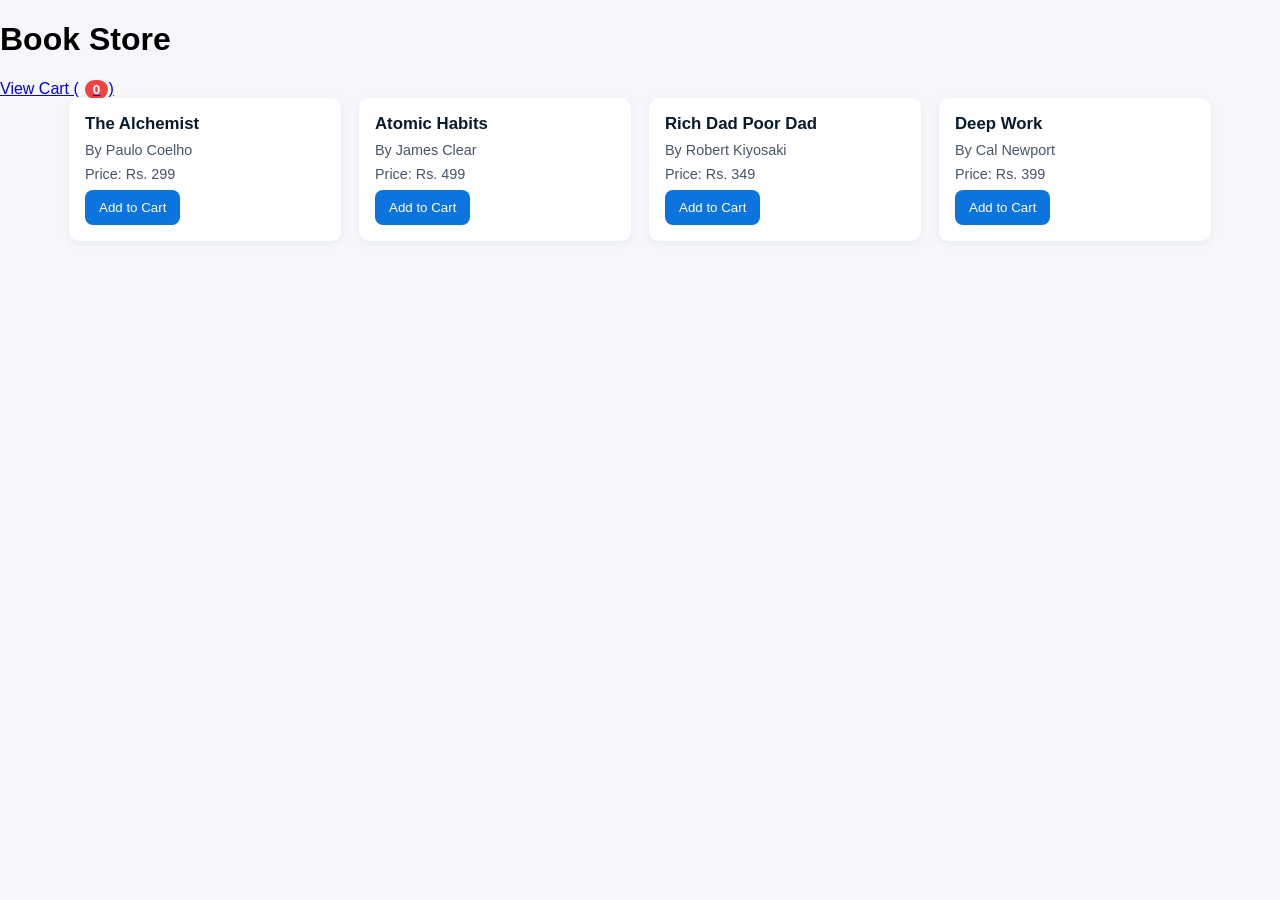
<file: week 4/index.html>
<!DOCTYPE html>
<html lang="en">
<head>
    <meta charset="UTF-8">
    <title>Book Store</title>
    <link rel="stylesheet" href="styles.css">
</head>
<body>
    <main>
    <h1>Book Store</h1>
    <a href="cart.html">View Cart (<span id="cart-count">0</span>)</a>

    <div id="books">
        <div class="book">
        <h3>The Alchemist</h3>
        <p>By Paulo Coelho</p>
        <p>Price: Rs. 299</p>
        <button onclick="addToCart('The Alchemist', 299)">Add to Cart</button>
    </div>

    <div class="book">
        <h3>Atomic Habits</h3>
        
        <p>By James Clear</p>
        <p>Price: Rs. 499</p>
        <button onclick="addToCart('Atomic Habits', 499)">Add to Cart</button>
    </div>

    <div class="book">
        <h3>Rich Dad Poor Dad</h3>
        <p>By Robert Kiyosaki</p>
        <p>Price: Rs. 349</p>
        <button onclick="addToCart('Rich Dad Poor Dad', 349)">Add to Cart</button>
    </div>

    <div class="book">
        <h3>Deep Work</h3>
        <p>By Cal Newport</p>
        <p>Price: Rs. 399</p>
        <button onclick="addToCart('Deep Work', 399)">Add to Cart</button>
    </div>
    </div>
    </main>

    <script src="script.js"></script>
</body>
</html>
</file>
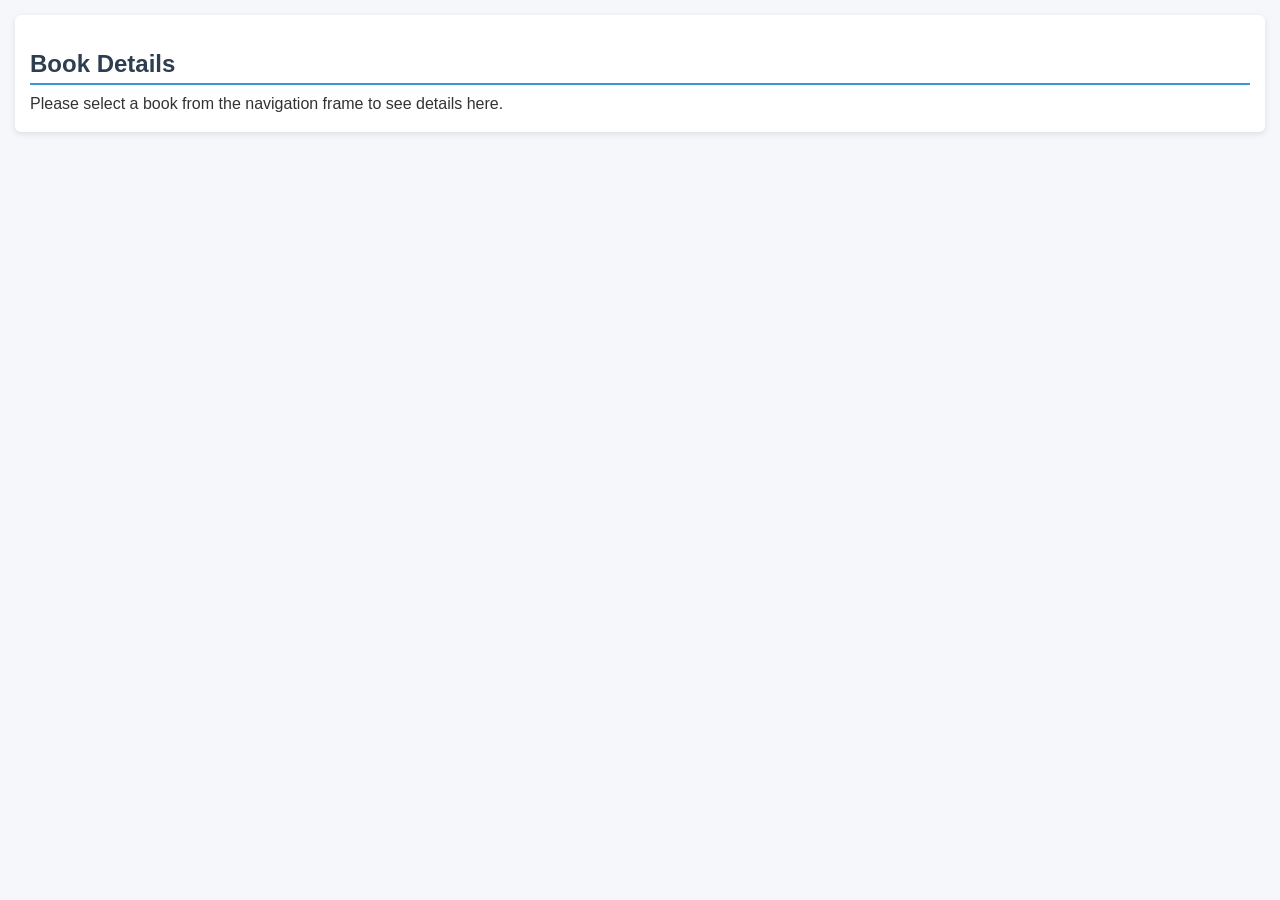
<file: week 3/content.html>
<!DOCTYPE html>
<html lang="en">
<head>
    <meta charset="UTF-8">
    <title>Book Details - Week 3</title>
    <link rel="stylesheet" href="content.css">
</head>
<body>
    <section class="details">
        <h2>Book Details</h2>
        <div id="bookDetails">
            <p>Please select a book from the navigation frame to see details here.</p>
        </div>
    </section>
</body>
</html>
</file>
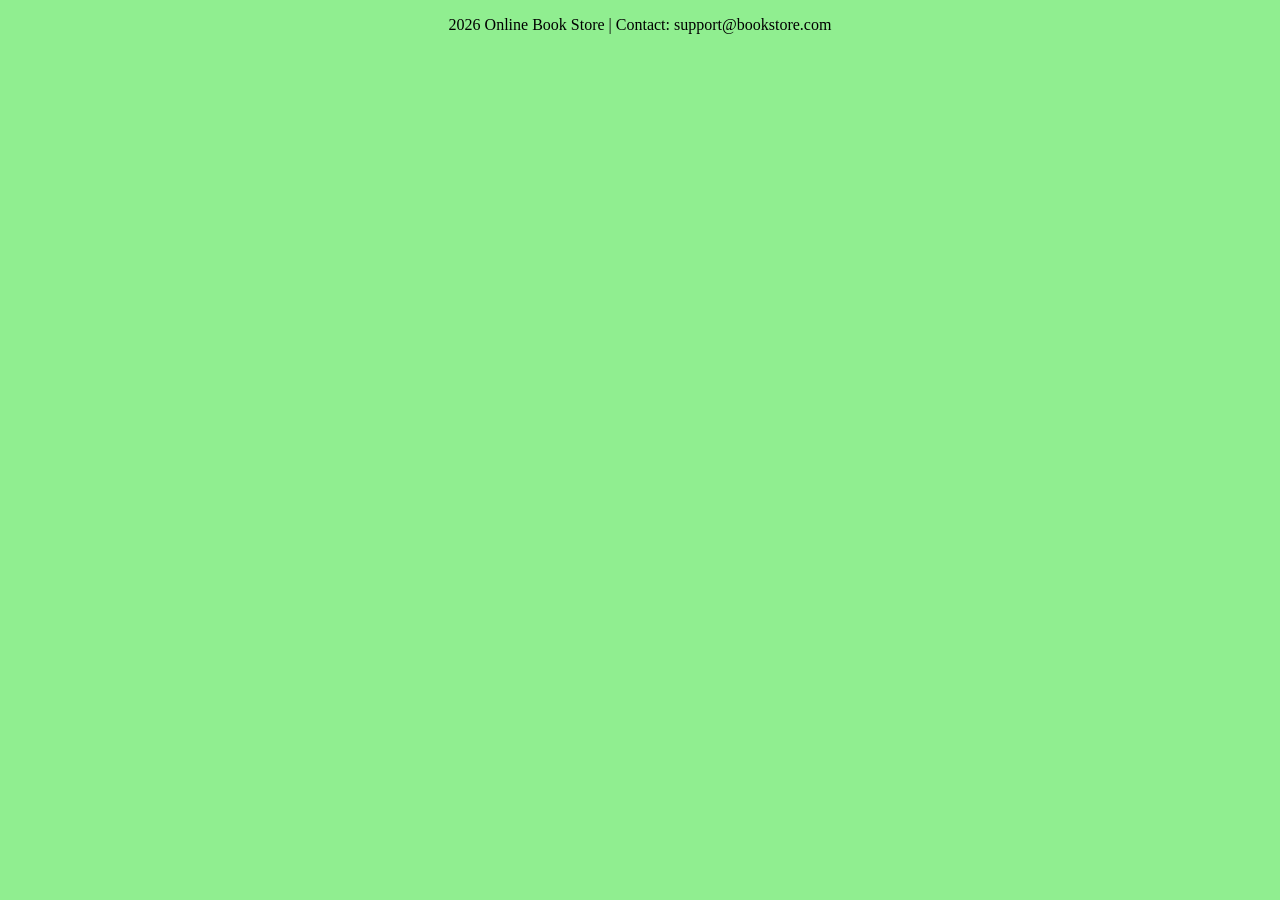
<file: week 3/footer.html>
<!DOCTYPE html>
<html lang="en">
<head>
    <meta charset="UTF-8">
    <title>Footer - Week 3</title>
</head>
<body bgcolor="90EE90" align="center">
    <p>2026 Online Book Store | Contact: support@bookstore.com</p>
</body>
</html>
</file>
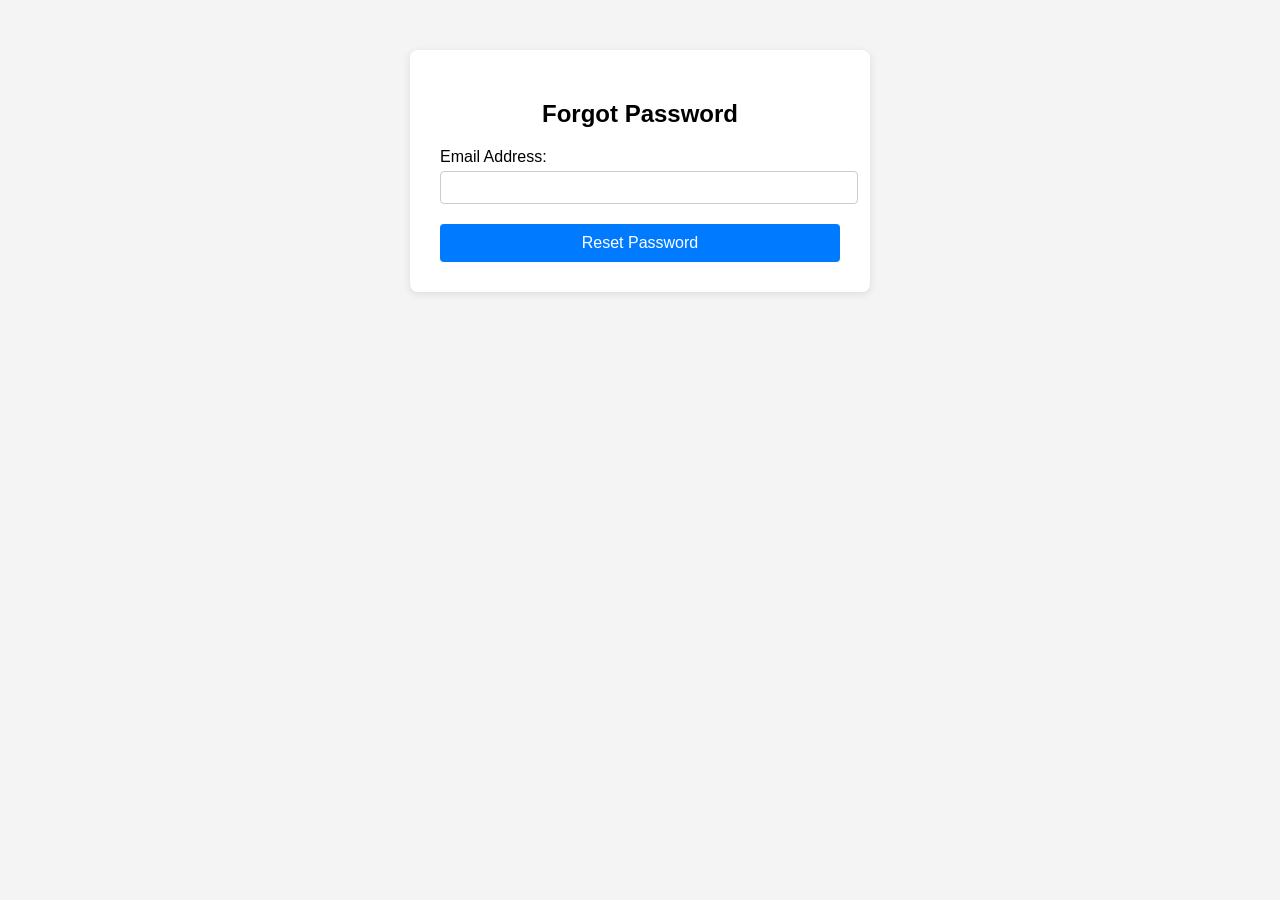
<file: week 3/forgotpassword.html>
<!DOCTYPE html>
<html lang="en">
<head>
    <meta charset="UTF-8">
    <meta name="viewport" content="width=device-width, initial-scale=1.0">
    <title>Forgot Password - Online Bookstore</title>
    <link rel="stylesheet" href="forgotpassword.css">
</head>
<body>
    <div class="container">
        <h2>Forgot Password</h2>
        <form id="forgotPasswordForm" autocomplete="off">
            <label for="email">Email Address:</label>
            <input type="email" id="email" name="email" required>
            <div id="fpErrorMsg" class="error" style="display:none;"></div>
            <button type="submit">Reset Password</button>
        </form>
    </div>
    <script src="forgotpassword.js"></script>
</body>
</html>
</file>
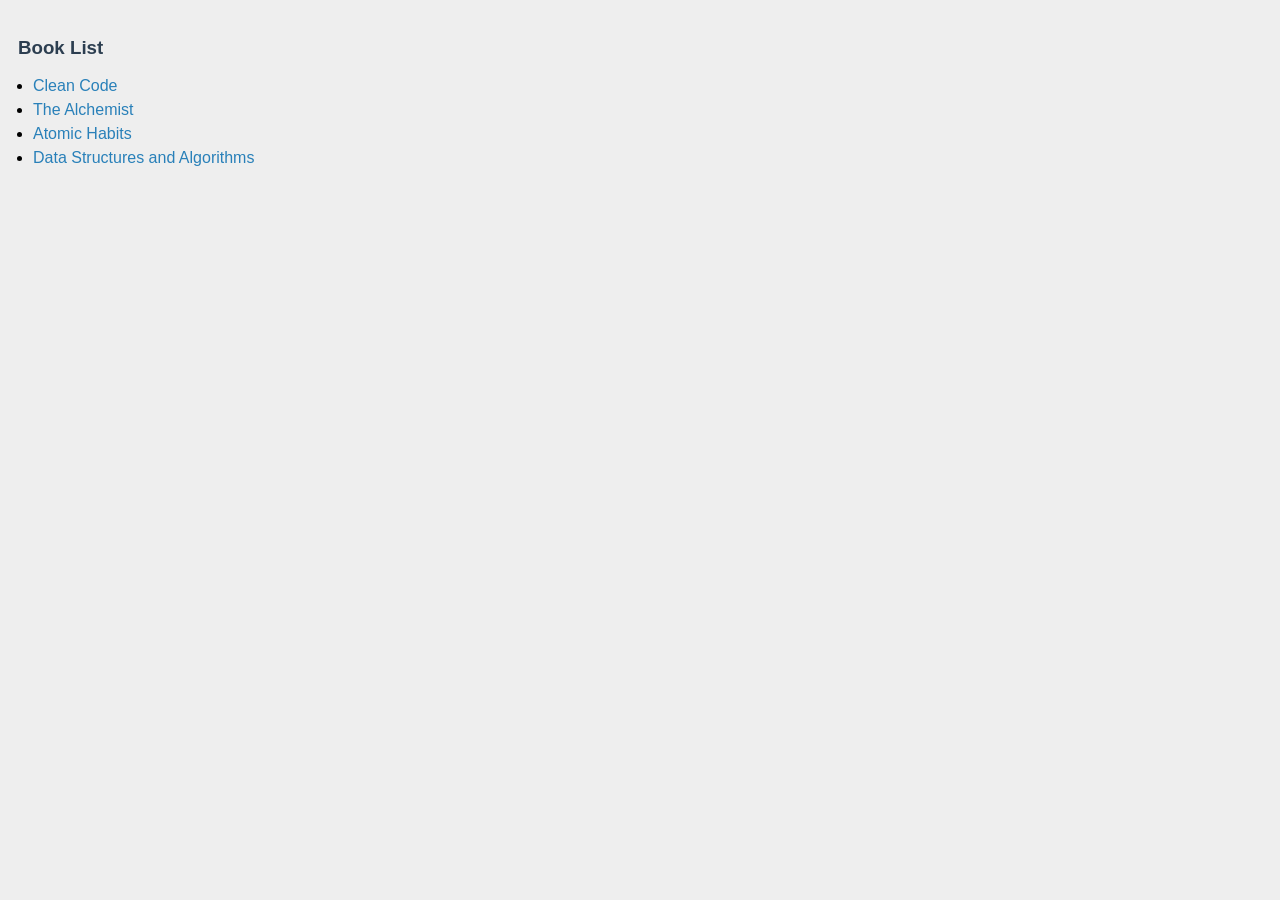
<file: week 3/navigation.html>
<!DOCTYPE html>
<html lang="en">
<head>
    <meta charset="UTF-8">
    <title>Navigation - Week 3</title>
    <link rel="stylesheet" href="navigation.css">
</head>
<body>
    <h3>Book List</h3>
    <ul>
        <li><a href="#" data-book-id="clean-code">Clean Code</a></li>
        <li><a href="#" data-book-id="alchemist">The Alchemist</a></li>
        <li><a href="#" data-book-id="atomic-habits">Atomic Habits</a></li>
        <li><a href="#" data-book-id="ds-algo">Data Structures and Algorithms</a></li>
    </ul>
    <script src="week3.js"></script>
</body>
</html>
</file>
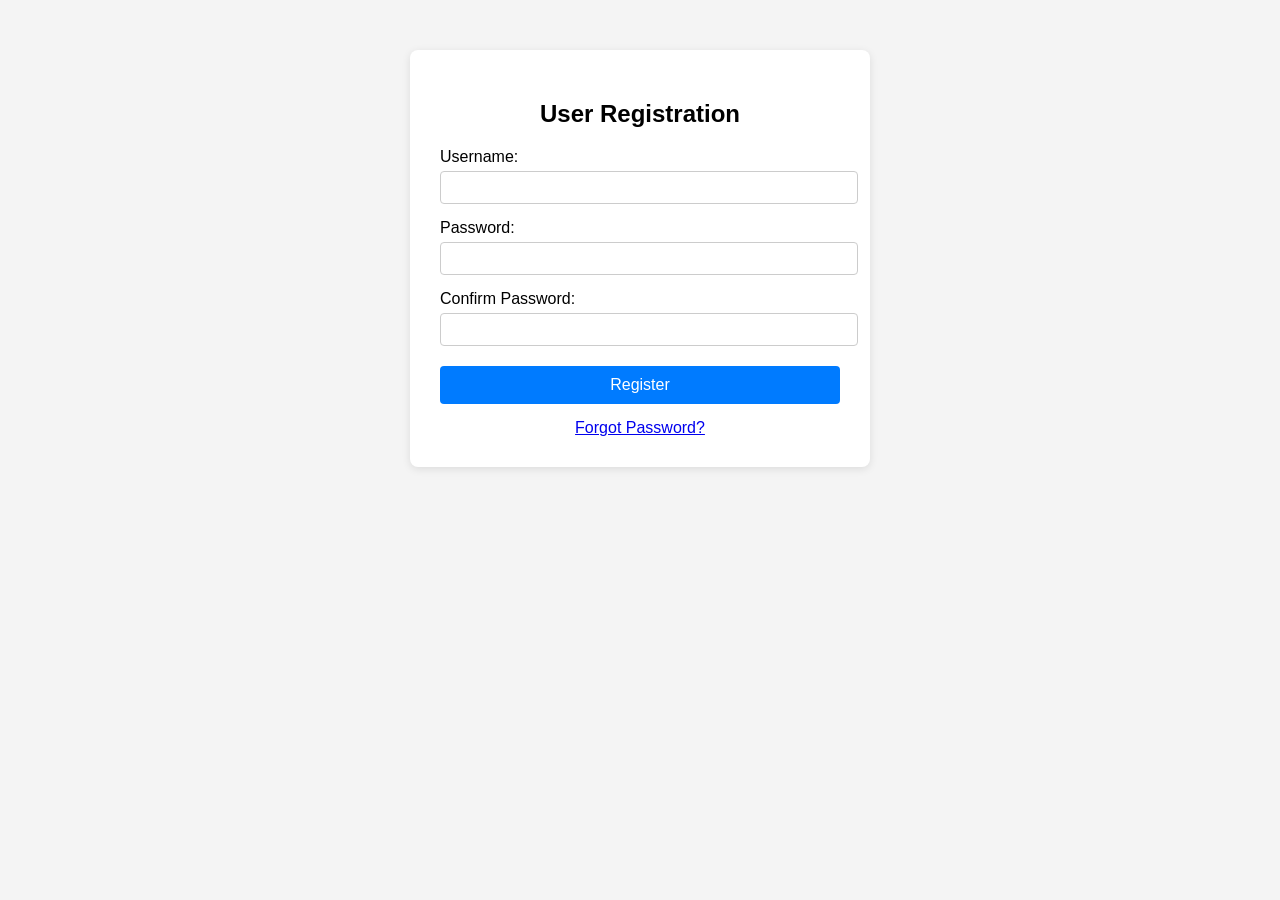
<file: week 3/registration.html>
<!DOCTYPE html>
<html lang="en">
<head>
    <meta charset="UTF-8">
    <meta name="viewport" content="width=device-width, initial-scale=1.0">
    <title>User Registration - Online Bookstore</title>
    <link rel="stylesheet" href="registration.css">
</head>
<body>
    <div class="container">
        <h2>User Registration</h2>
        <form id="registrationForm" autocomplete="off">
            <label for="username">Username:</label>
            <input type="text" id="username" name="username" required>

            <label for="password">Password:</label>
            <input type="password" id="password" name="password" required>

            <label for="confirmPassword">Confirm Password:</label>
            <input type="password" id="confirmPassword" name="confirmPassword" required>

            <div id="errorMsg" class="error" style="display:none;"></div>
            <button type="submit">Register</button>
            <div style="text-align:center; margin-top:15px;">
                <a href="forgotpassword.html">Forgot Password?</a>
            </div>
        </form>
    </div>
    <script src="registration.js"></script>
</body>
</html>
</file>
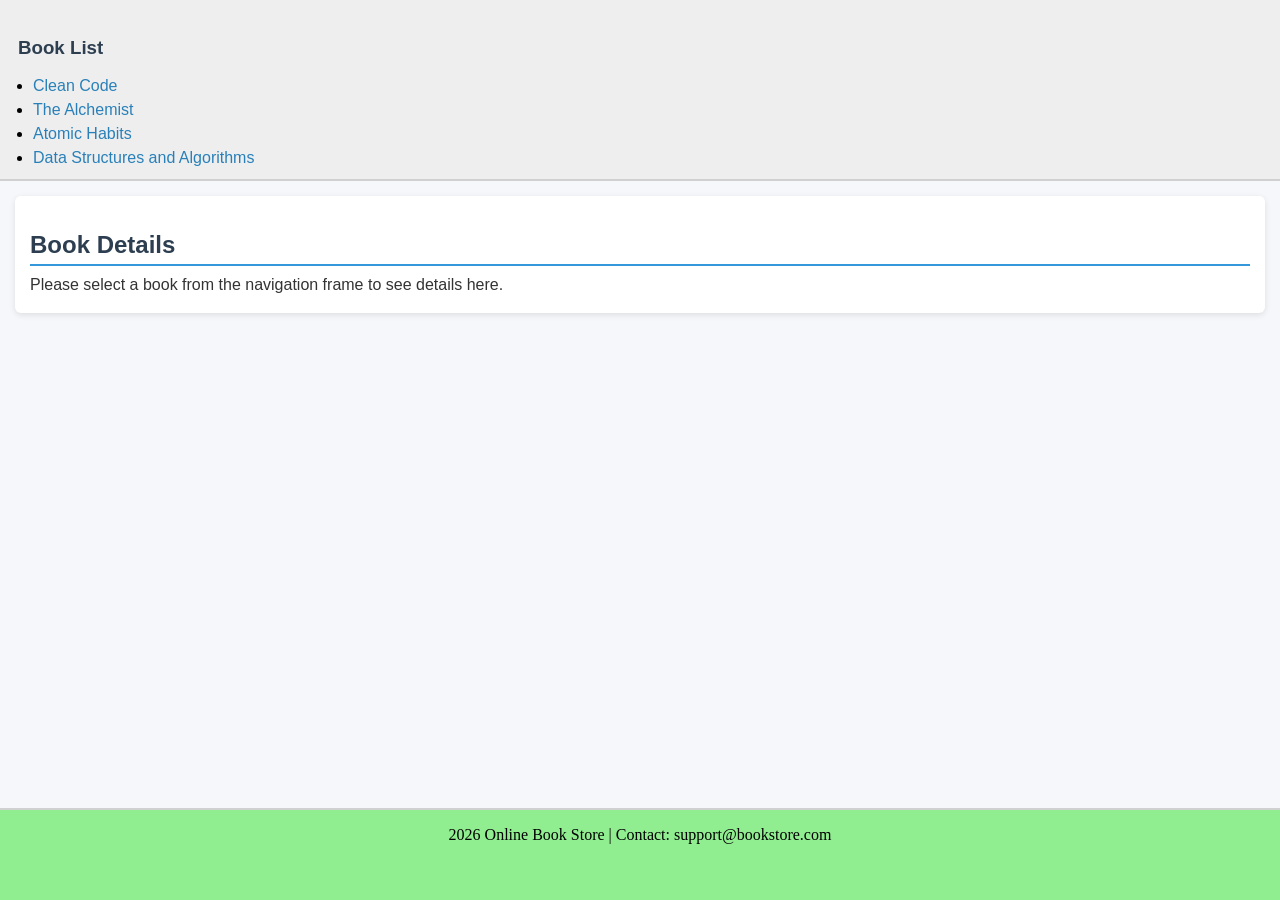
<file: week 3/week3.html>
<!DOCTYPE html>
<html>
    <head>
        <title>Online Book Store - Week 3</title>
    </head>
    <frameset rows="20%,70%,10%" border="2">
        <frame src="navigation.html" name="navFrame">
        <frame src="content.html" name="contentFrame">
        <frame src="footer.html" name="footerFrame">
    </frameset>
</html>
</file>
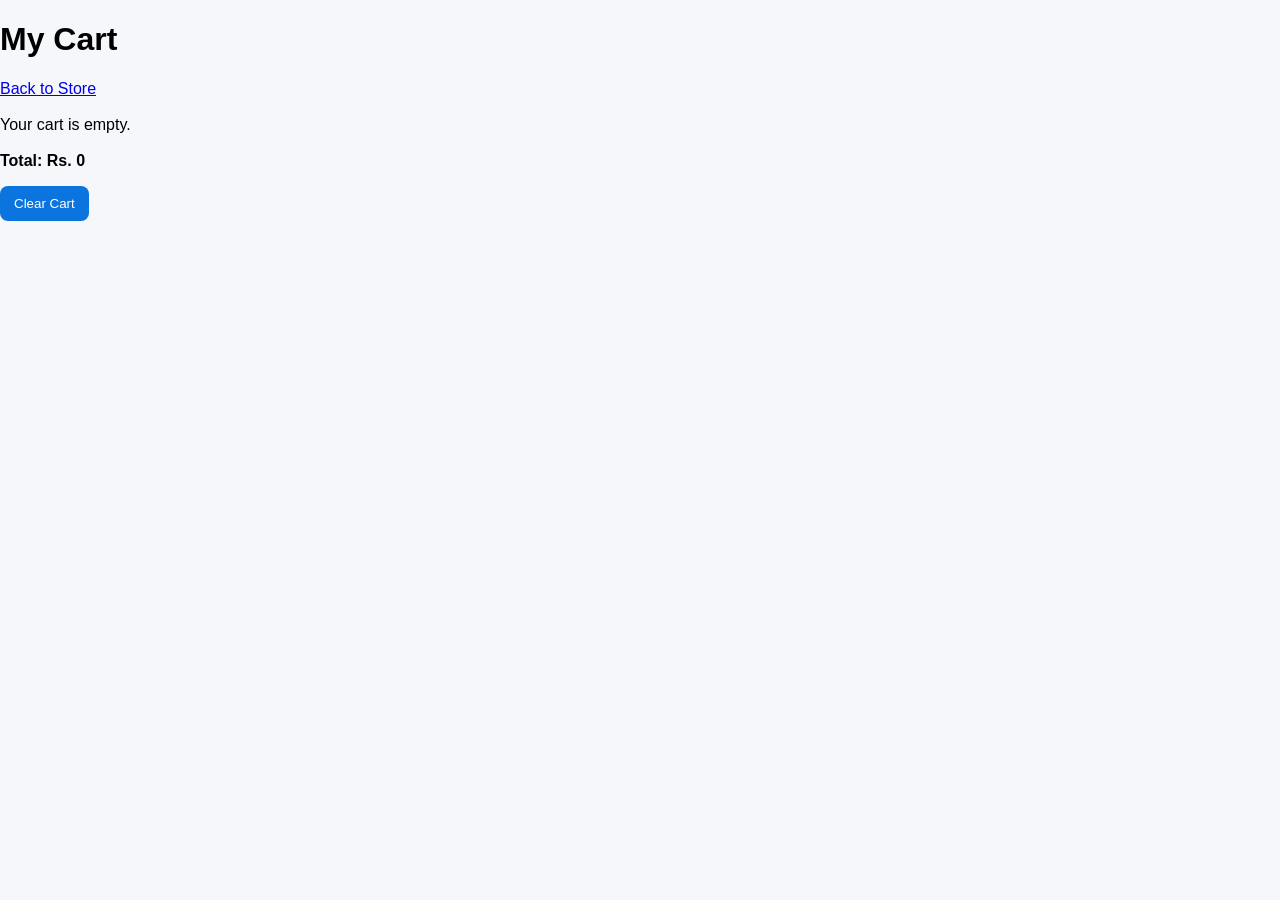
<file: week 4/cart.html>
<!DOCTYPE html>
<html lang="en">
<head>
    <meta charset="UTF-8">
    <title>My Cart</title>
    <link rel="stylesheet" href="styles.css">
</head>
<body>
    <main>
    <h1>My Cart</h1>
    <a href="index.html">Back to Store</a>

    <div id="cart-items"></div>
    <p><strong>Total: Rs. <span id="total">0</span></strong></p>
    <button onclick="clearCart()">Clear Cart</button>
    </main>

    <script src="script.js"></script>
</body>
</html>
</file>
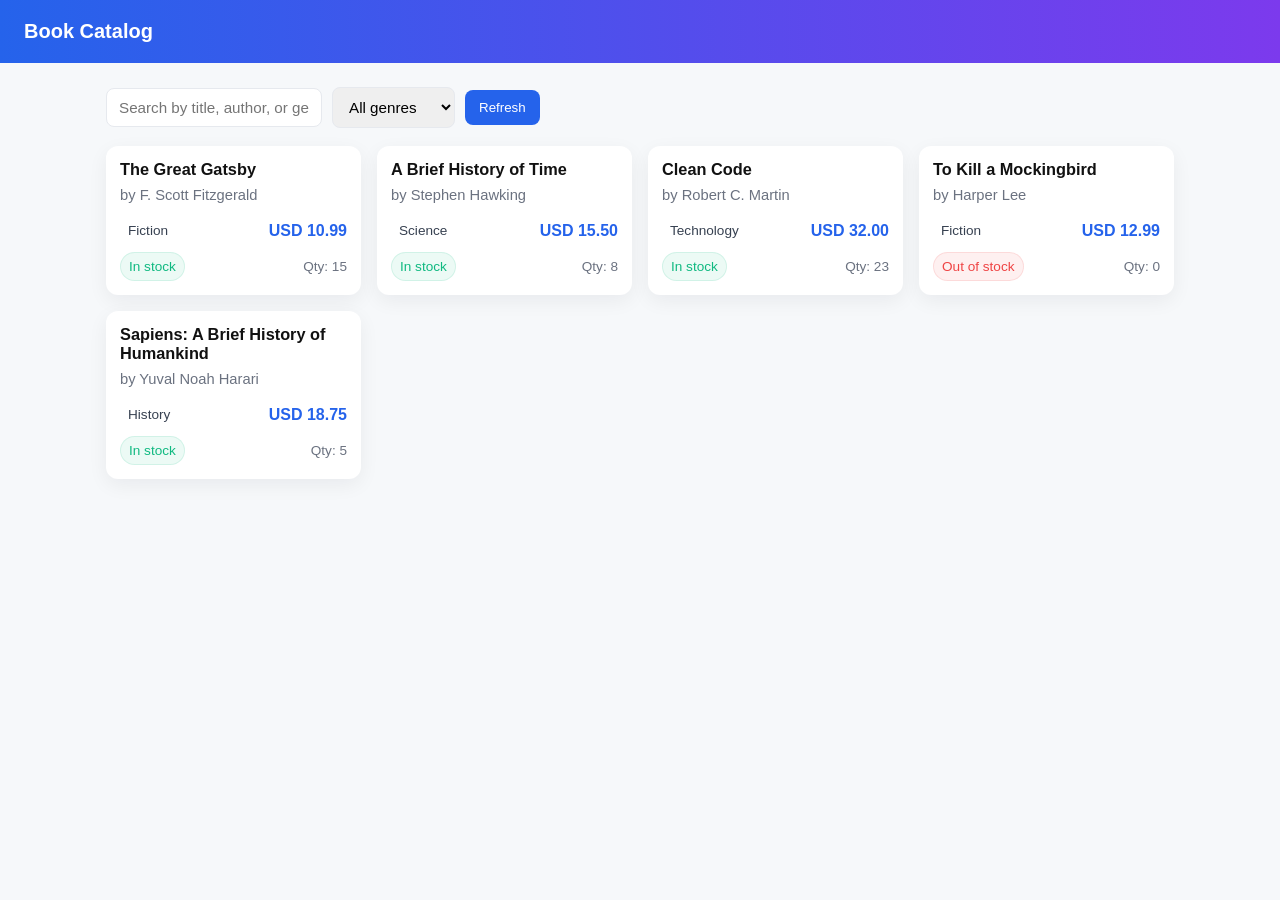
<file: week 5/book_catalog_view.html>
<!doctype html>
<html lang="en">
<head>
  <meta charset="utf-8">
  <meta name="viewport" content="width=device-width,initial-scale=1">
  <title>Book Catalog Viewer</title>
  <link rel="stylesheet" href="book_catalog.css">
</head>
<body>
  <header class="site-header">
    <h1>Book Catalog</h1>
  </header>

  <main class="container">
    <div class="controls">
      <input id="search" placeholder="Search by title, author, or genre" />
      <select id="genreFilter"><option value="">All genres</option></select>
      <button id="refresh">Refresh</button>
    </div>

    <div id="catalog" class="grid" aria-live="polite"></div>
  </main>

  <script src="book_catalog.js"></script>
</body>
</html>
</file>
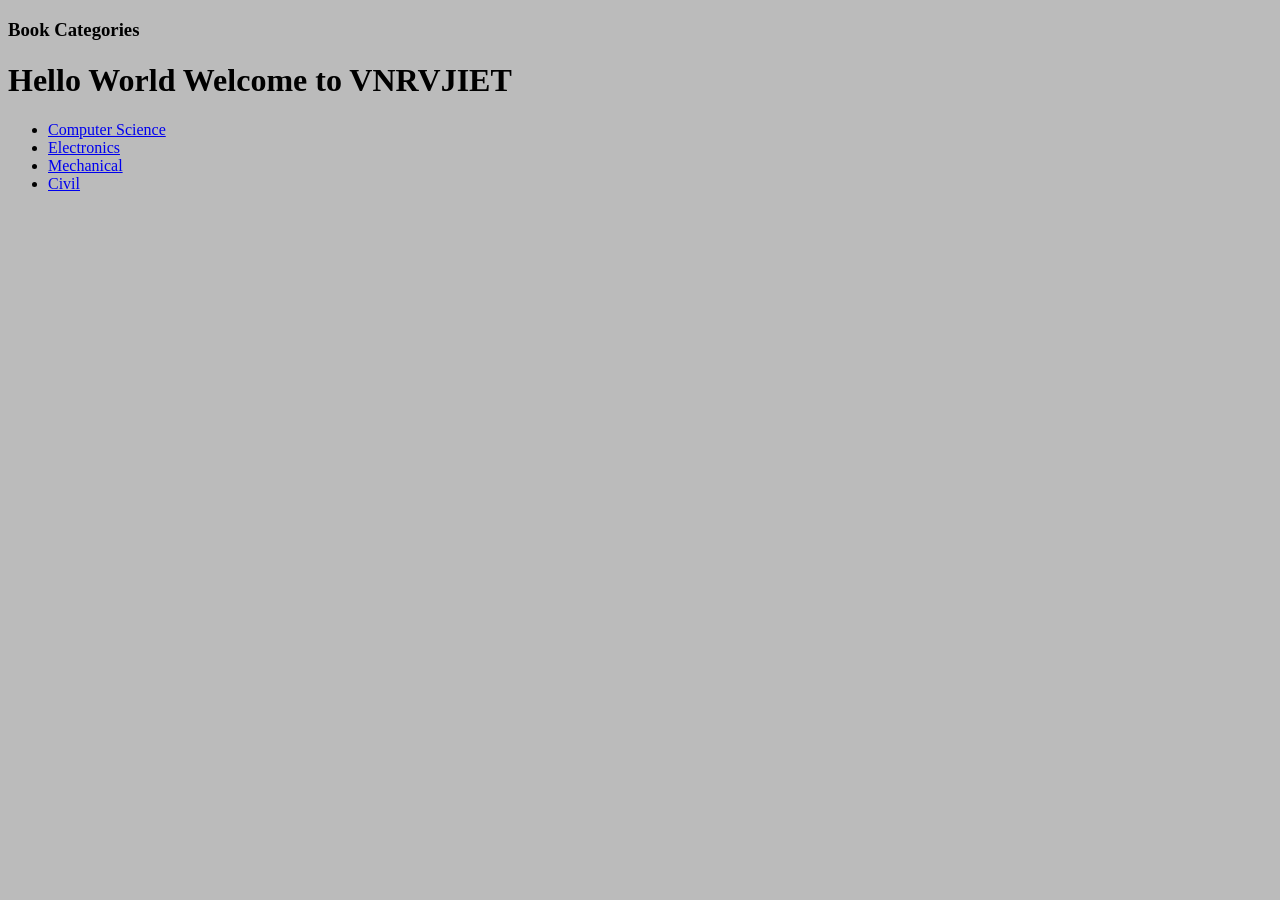
<file: week1/navigation.html>
<!DOCTYPE html>
<html>
    <head>
        <title>Navigation</title>
    </head>
    <body bgcolor="BBBBBB">
        <h3>Book Categories</h3>
        <h1>Hello World Welcome to VNRVJIET</h1>
        <ul>
            <li><a href="https://www.microsoft.com" target="contentFrame">Computer Science</a></li>
            <li><a href="https://www.ieee.org target="contentFrame">Electronics</a></li>
            <li><a href="content.html" target="contentFrame">Mechanical</a></li>
            <li><a href="content.html" target="contentFrame">Civil</a></li>
        </ul>
    </body>
</html>
</file>
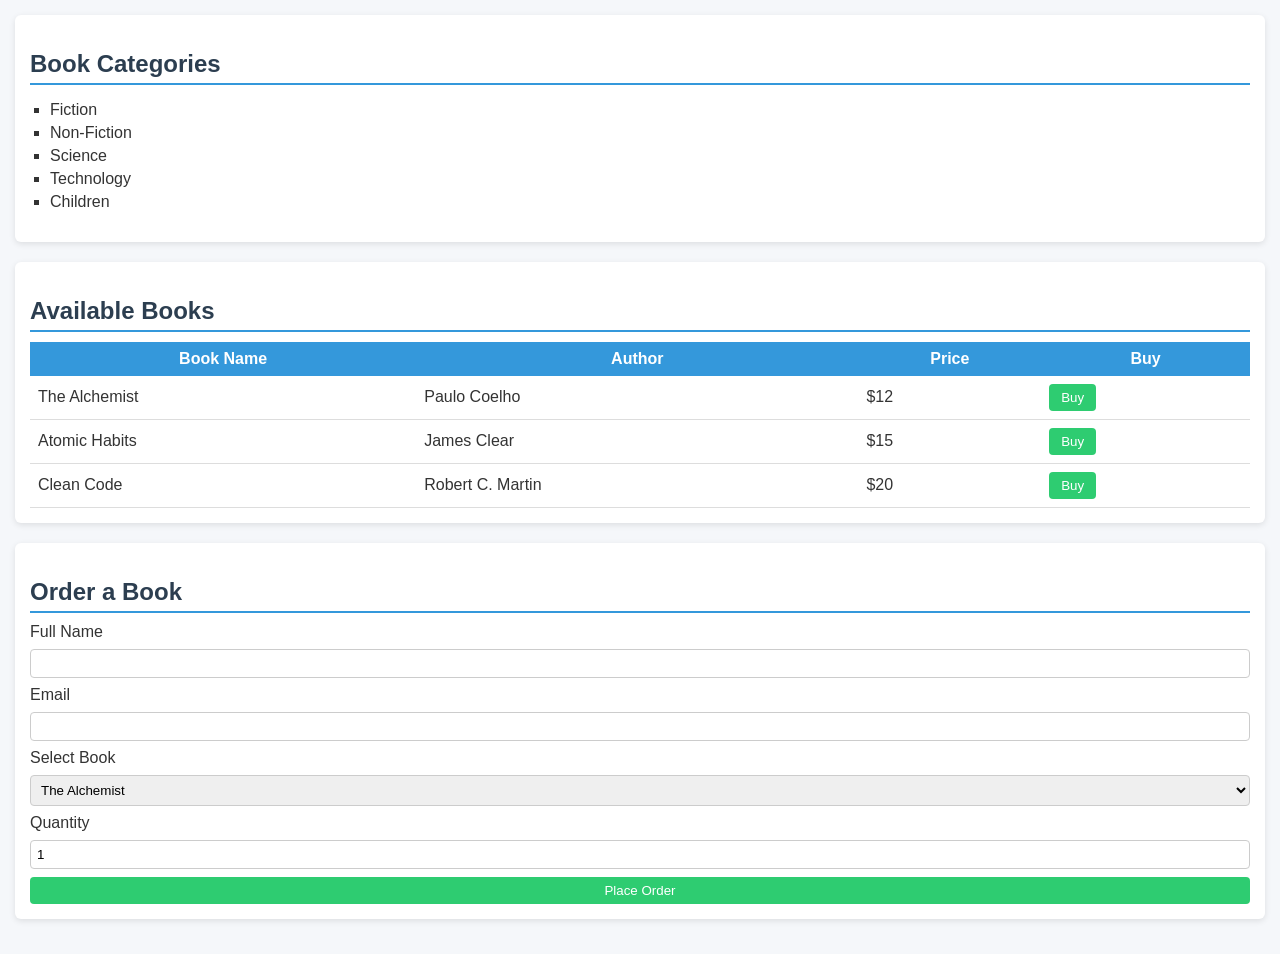
<file: week2/content.html>
<!DOCTYPE html>
<html lang="en">
<head>
    <meta charset="UTF-8">
    <title>Book Store</title>
    <link rel="stylesheet" href="content.css">
</head>
<body>

    <!-- Categories List -->
    <section class="categories">
        <h2>Book Categories</h2>
        <ul>
            <li>Fiction</li>
            <li>Non-Fiction</li>
            <li>Science</li>
            <li>Technology</li>
            <li>Children</li>
        </ul>
    </section>

    <!-- Books Table -->
    <section class="books">
        <h2>Available Books</h2>
        <table>
            <tr>
                <th>Book Name</th>
                <th>Author</th>
                <th>Price</th>
                <th>Buy</th>
            </tr>
            <tr>
                <td>The Alchemist</td>
                <td>Paulo Coelho</td>
                <td>$12</td>
                <td><button>Buy</button></td>
            </tr>
            <tr>
                <td>Atomic Habits</td>
                <td>James Clear</td>
                <td>$15</td>
                <td><button>Buy</button></td>
            </tr>
            <tr>
                <td>Clean Code</td>
                <td>Robert C. Martin</td>
                <td>$20</td>
                <td><button>Buy</button></td>
            </tr>
        </table>
    </section>

    <!-- Order Form -->
    <section class="order">
        <h2>Order a Book</h2>
        <form>
            <label>Full Name</label>
            <input type="text" required>

            <label>Email</label>
            <input type="email" required>

            <label>Select Book</label>
            <select>
                <option>The Alchemist</option>
                <option>Atomic Habits</option>
                <option>Clean Code</option>
            </select>

            <label>Quantity</label>
            <input type="number" min="1" value="1">

            <button type="submit">Place Order</button>
        </form>
    </section>

</body>
</html>
</file>
<file: week 4/styles.css>
body {
    font-family: Arial, sans-serif;
    margin: 0;
    padding: 0;
    background: #f5f7fb;
}
/* Books grid */
#books{
    display: flex;
    flex-wrap: wrap;
    gap: 18px;
    justify-content: center;
}

.book {
    background: #ffffff;
    border-radius: 10px;
    box-shadow: 0 2px 8px rgba(11,37,69,0.06);
    padding: 16px;
    width: 240px;
    display: flex;
    flex-direction: column;
    gap: 8px;
    transition: transform 160ms ease, box-shadow 160ms ease;
}

.book:hover {
    transform: translateY(-6px);
    box-shadow: 0 10px 22px rgba(11,37,69,0.10);
}

.book h3 { margin: 0; font-size: 1.05rem; color: #071b2d; }
.book p { margin: 0; color: #475569; font-size: 0.9rem; }
.book .price { font-weight: 700; color: #111827; }

button {
    padding: 10px 14px;
    background-color: #0b74de;
    color: white;
    border: none;
    border-radius: 8px;
    cursor: pointer;
    align-self: start;
    transition: background-color 120ms ease, transform 120ms ease;
}

button:hover { background-color: #075fae; transform: translateY(-2px); }
button:active { transform: translateY(0); }

/* Cart link badge */
#cart-count {
    background: #ef4444;
    color: #fff;
    padding: 2px 8px;
    border-radius: 999px;
    margin-left: 6px;
    font-weight: 700;
    font-size: 0.85rem;
}

/* Cart page styles */
#cart-items { margin: 18px 0; }
.cart-item {
    display: flex;
    justify-content: space-between;
    align-items: center;
    padding: 10px 12px;
    background: #fff;
    border-radius: 8px;
    box-shadow: 0 1px 4px rgba(11,37,69,0.04);
    margin-bottom: 10px;
}

.cart-item .name { font-weight: 600; }
.cart-item .price { color: #0b2545; font-weight: 700; }

/* Responsive */
@media (max-width: 600px) {
    main { margin: 18px; padding: 12px; }
    .book { width: 100%; max-width: 420px; }
}

/* Small utility */
.muted { color: #6b7280; font-size: 0.9rem; }

/* Style cart list rendered by script.js */
#cart-items ul { list-style: none; padding: 0; margin: 0; }
#cart-items ul li {
    padding: 10px 12px;
    background: #fff;
    border-radius: 8px;
    box-shadow: 0 1px 4px rgba(11,37,69,0.04);
    margin-bottom: 10px;
    display: flex;
    justify-content: space-between;
    align-items: center;
}
#cart-items ul li::after { content: attr(data-price); font-weight:700; color:#0b2545; }
</file>
<file: week 3/content.css>
body {
    font-family: Arial, sans-serif;
    background-color: #f5f7fa;
    margin: 0;
    padding: 15px;
    color: #333;
}

.details {
    background: #ffffff;
    padding: 15px;
    margin-bottom: 20px;
    border-radius: 6px;
    box-shadow: 0 2px 6px rgba(0,0,0,0.1);
}

h2 {
    color: #2c3e50;
    margin-bottom: 10px;
    border-bottom: 2px solid #3498db;
    padding-bottom: 5px;
}

#bookDetails h3 {
    margin-top: 0;
}

#bookDetails p {
    margin: 4px 0;
}
</file>
<file: week 3/forgotpassword.css>
body {
    font-family: Arial, sans-serif;
    background: #f4f4f4;
}
.container {
    max-width: 400px;
    margin: 50px auto;
    background: #fff;
    padding: 30px;
    border-radius: 8px;
    box-shadow: 0 2px 8px rgba(0,0,0,0.1);
}
h2 {
    text-align: center;
    margin-bottom: 20px;
}
label {
    display: block;
    margin-top: 15px;
}
input[type="email"] {
    width: 100%;
    padding: 8px;
    margin-top: 5px;
    border: 1px solid #ccc;
    border-radius: 4px;
}
.error {
    color: #d8000c;
    background: #ffd2d2;
    padding: 8px;
    border-radius: 4px;
    margin-top: 10px;
}
button {
    width: 100%;
    padding: 10px;
    background: #007bff;
    color: #fff;
    border: none;
    border-radius: 4px;
    margin-top: 20px;
    cursor: pointer;
    font-size: 16px;
}
button:hover {
    background: #0056b3;
}
</file>
<file: week 3/navigation.css>
body {
    font-family: Arial, sans-serif;
    background-color: #eeeeee;
    padding: 10px;
}

h3 {
    color: #2c3e50;
}

ul {
    padding-left: 15px;
}

li {
    margin: 6px 0;
}

a {
    text-decoration: none;
    color: #2980b9;
}

a:hover {
    text-decoration: underline;
}
</file>
<file: week 3/registration.css>
body {
    font-family: Arial, sans-serif;
    background: #f4f4f4;
}
.container {
    max-width: 400px;
    margin: 50px auto;
    background: #fff;
    padding: 30px;
    border-radius: 8px;
    box-shadow: 0 2px 8px rgba(0,0,0,0.1);
}
h2 {
    text-align: center;
    margin-bottom: 20px;
}
label {
    display: block;
    margin-top: 15px;
}
input[type="text"], input[type="password"] {
    width: 100%;
    padding: 8px;
    margin-top: 5px;
    border: 1px solid #ccc;
    border-radius: 4px;
}
.error {
    color: #d8000c;
    background: #ffd2d2;
    padding: 8px;
    border-radius: 4px;
    margin-top: 10px;
}
button {
    width: 100%;
    padding: 10px;
    background: #007bff;
    color: #fff;
    border: none;
    border-radius: 4px;
    margin-top: 20px;
    cursor: pointer;
    font-size: 16px;
}
button:hover {
    background: #0056b3;
}
</file>
<file: week 5/book_catalog.css>
:root{
  --bg:#f6f8fa;
  --card:#ffffff;
  --muted:#6b7280;
  --accent:#2563eb;
  --success:#10b981;
  --danger:#ef4444;
  --glass:rgba(255,255,255,0.6);
}
*{box-sizing:border-box}
body{font-family:Segoe UI,Roboto,Arial,sans-serif;margin:0;background:var(--bg);color:#111}
.site-header{background:linear-gradient(90deg,var(--accent),#7c3aed);color:white;padding:20px 24px}
.site-header h1{margin:0;font-size:1.25rem}
.container{max-width:1100px;margin:24px auto;padding:0 16px}
.controls{display:flex;gap:10px;align-items:center;margin-bottom:18px}
.controls input, .controls select{padding:10px 12px;font-size:0.95rem;border:1px solid #e6e9ee;border-radius:8px;min-width:0}
.controls button{padding:10px 14px;border-radius:8px;background:var(--accent);color:white;border:none;cursor:pointer}
.grid{display:grid;grid-template-columns:repeat(auto-fill,minmax(220px,1fr));gap:16px}
.card{background:var(--card);padding:14px;border-radius:12px;box-shadow:0 6px 20px rgba(20,20,40,0.06);display:flex;flex-direction:column;gap:8px}
.title{font-weight:700;font-size:1.02rem}
.author{color:var(--muted);font-size:0.92rem}
.meta{display:flex;justify-content:space-between;align-items:center;margin-top:6px}
.genre{font-size:0.85rem;padding:6px 8px;border-radius:999px;background:var(--glass);color:#374151}
.price{font-weight:700;color:var(--accent)}
.availability{font-size:0.85rem;padding:6px 8px;border-radius:999px}
.availability.in-stock{background:rgba(16,185,129,0.08);color:var(--success);border:1px solid rgba(16,185,129,0.12)}
.availability.out-of-stock{background:rgba(239,68,68,0.08);color:var(--danger);border:1px solid rgba(239,68,68,0.12)}
.empty{padding:30px;text-align:center;color:var(--muted)}
@media (max-width:520px){.controls{flex-direction:column;align-items:stretch}.controls input{width:100%}}
</file>
<file: week2/content.css>
/* General page styling */
body {
    font-family: Arial, sans-serif;
    background-color: #f5f7fa;
    margin: 0;
    padding: 15px;
    color: #333;
}

/* Section styling */
section {
    background: #ffffff;
    padding: 15px;
    margin-bottom: 20px;
    border-radius: 6px;
    box-shadow: 0 2px 6px rgba(0,0,0,0.1);
}

/* Headings */
h2 {
    color: #2c3e50;
    margin-bottom: 10px;
    border-bottom: 2px solid #3498db;
    padding-bottom: 5px;
}

/* Categories list */
.categories ul {
    list-style-type: square;
    padding-left: 20px;
}

.categories li {
    margin: 5px 0;
}

/* Table styling */
table {
    width: 100%;
    border-collapse: collapse;
}

th {
    background-color: #3498db;
    color: white;
    padding: 8px;
}

td {
    padding: 8px;
    border-bottom: 1px solid #ddd;
}

/* Buttons */
button {
    background-color: #2ecc71;
    color: white;
    border: none;
    padding: 6px 12px;
    border-radius: 4px;
    cursor: pointer;
}

button:hover {
    background-color: #27ae60;
}

/* Form styling */
form {
    display: grid;
    row-gap: 8px;
}

input, select {
    padding: 6px;
    border: 1px solid #ccc;
    border-radius: 4px;
}
</file>
